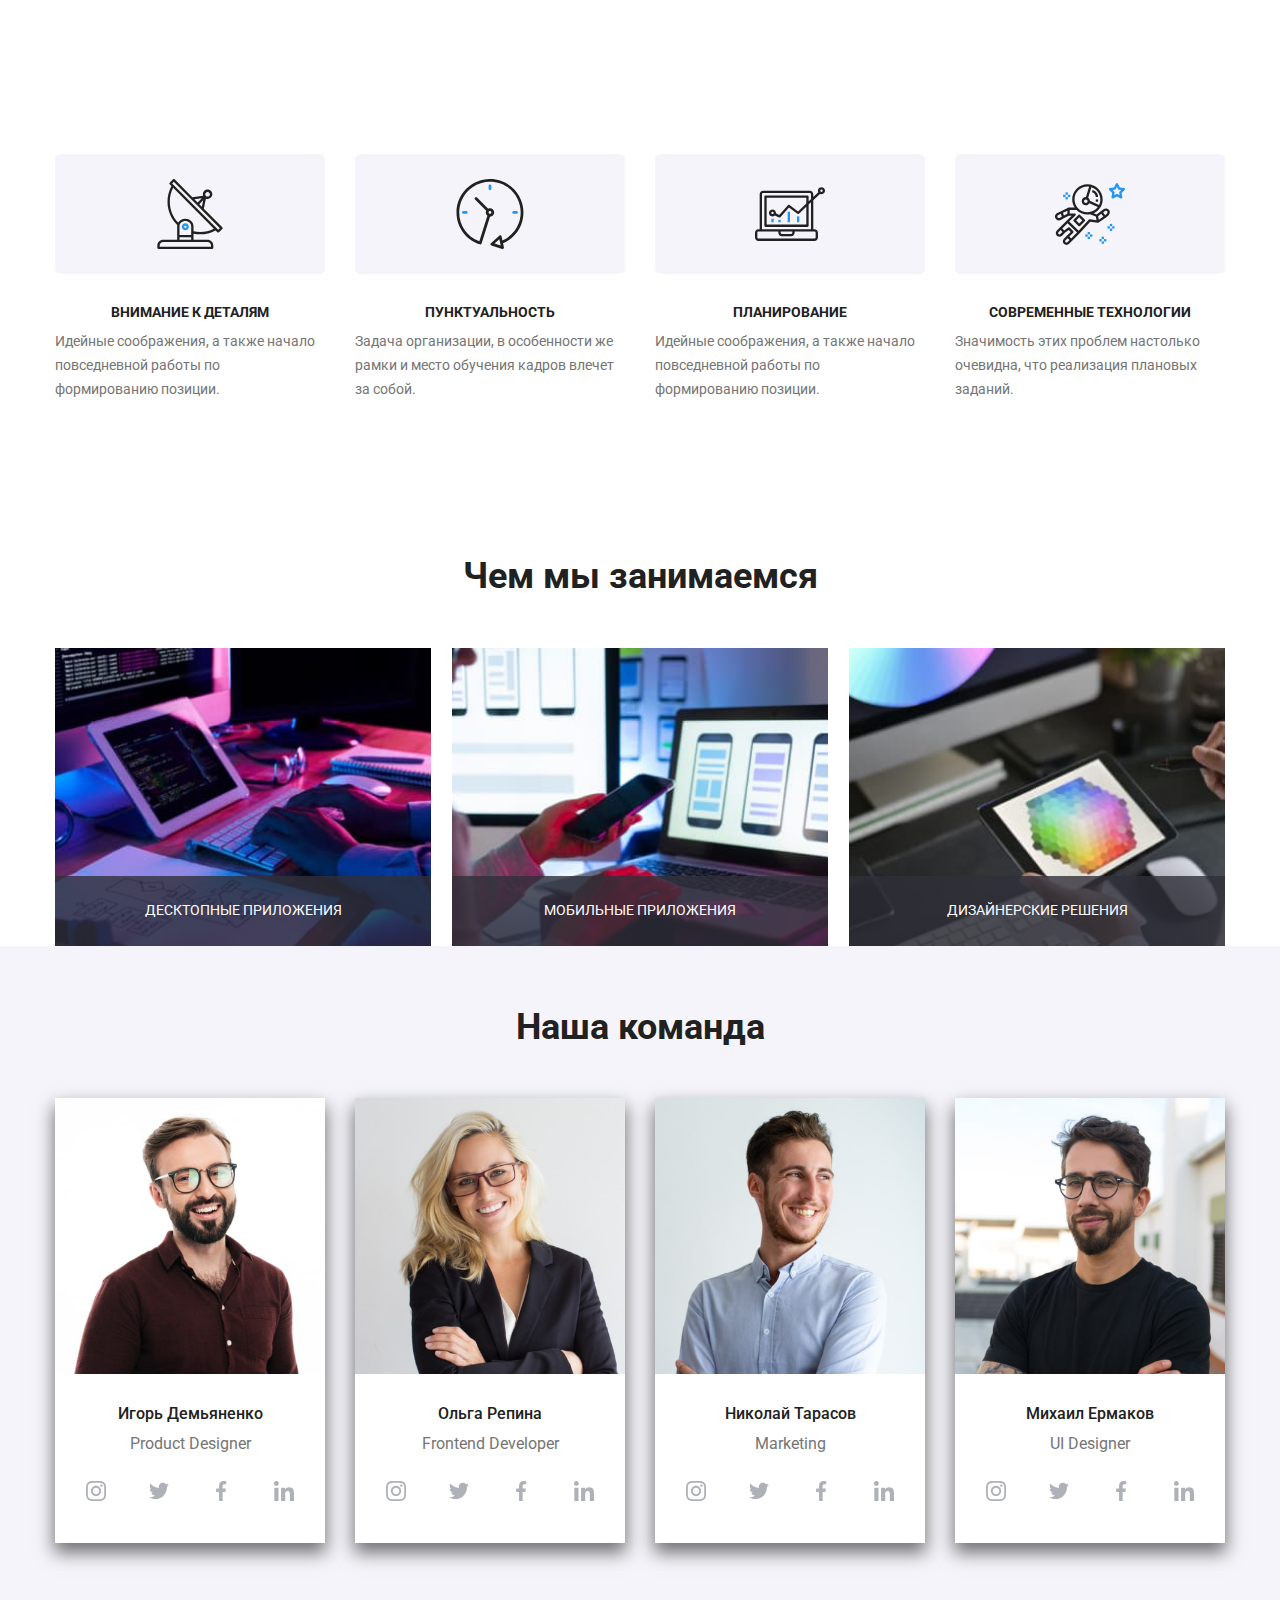
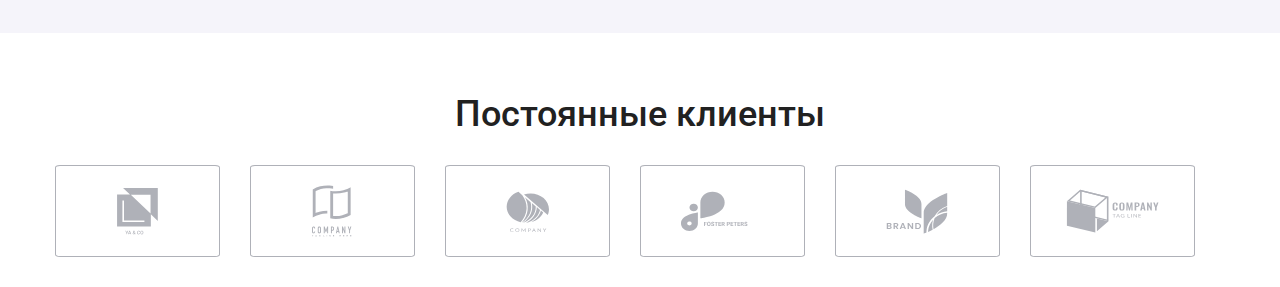
<file: index.html>
<!DOCTYPE html>
<html lang="ru">
<head>
    <meta charset="UTF-8">
    <meta http-equiv="X-UA-Compatible" content="IE=edge">
    <meta name="viewport" content="width=device-width, initial-scale=1.0">
    <title>Document</title>
    <link rel="stylesheet" href="https://cdnjs.cloudflare.com/ajax/libs/modern-normalize/1.0.0/modern-normalize.min.css">
    <link rel="preconnect" href="https://fonts.gstatic.com">
    <link
        href="https://fonts.googleapis.com/css2?family=Raleway:wght@700&family=Roboto:ital,wght@0,500;0,700;0,900;1,400&display=swap"
        rel="stylesheet">
    <!-- <link rel="stylesheet" href="./css/style.css"> -->
    <link rel="stylesheet" href="./css/main.min.css">
</head>
    <body>
        <!-- <header class="header  head-page">
            <div class="container">
                <div class="nav-list">
                    <nav class="nav">
                        <a href="./index.html" class="nav__logo"><span class="nav__web">Web</span>Studio</a>
                        <ul class="site-nav list">
                            <li class="site-nav__item"><a href="./index.html" class="site-nav__nav-link  active">Студия</a></li>
                            <li class="site-nav__item"><a href="./portfolio.html" class="site-nav__nav-link ">Портфолио</a></li>
                            <li class="site-nav__item"><a href="#" class="site-nav__nav-link">Контакты</a></li>
                        </ul>
                    </nav>
                    <ul class="contacts list">   
                        <li class="contacts__item"> 
                            <a href="mailto:test@test.tu" class="contacts__link"><svg class="mail-icon" width="16px" height="12px">
                                <use href="./images/icons.svg#icon-envelope"></use>
                            </svg>test@test.ru</a>
                        </li>
                        <li class="contacts__item">
                            <a href="tel:+380500000000" class="contacts__link"><svg class="tel-icon" width="10px" height="16px">
                                <use href="./images/icons.svg#icon-smartphone"></use>
                            </svg>+380500000000</a>
                        </li>
                    </ul> 
                </div>
            </div>
        </header> -->
        <main>
            <!--Герой-->
            <!-- <section class="hero">    
                    <h1  class="hero__title">эффективные решения <br>для вашего бизнеса</h1>
                    <button type="button" class="hero-button" data-modal-open>заказать услугу</button>
             </section>      -->
           <!-- Приемущества-->
                <section class="section feature">
                    <div class="container">
                        <h2 hidden>Наши приемущества</h2>
                            <ul class="feature-list list">
                                <li class="feature-list__item">
                                    <div class="feature-link">
                                        <svg class="featureing" width="70px" height="70px">
                                            <use href="./images/icons.svg#icon-antenna"></use>
                                        </svg>
                                    </div>
                                    <h3 class="feature-list__title">ВНИМАНИЕ К ДЕТАЛЯМ</h3>
                                    <p class="feature-list__text">Идейные соображения, а также начало повседневной работы по формированию позиции.</p>
                                </li>

                                <li class="feature-list__item">
                                    <div class="feature-link">
                                        <svg width="70px" height="70px">
                                            <use href="./images/icons.svg#icon-clock"></use>
                                        </svg>
                                    </div>
                                    
                                    <h3 class="feature-list__title">ПУНКТУАЛЬНОСТЬ</h3>
                                    <p class="feature-list__text">Задача организации, в особенности же рамки и место обучения кадров влечет за собой.</p>
                                </li>
                                <li class="feature-list__item">
                                    <div class="feature-link">
                                        <svg class="featureing" width="70px" height="70px">
                                            <use href="./images/icons.svg#icon-diagram"></use>
                                        </svg>
                                    </div>
                                    <h3 class="feature-list__title">ПЛАНИРОВАНИЕ</h3>
                                    <p class="feature-list__text">Идейные соображения, а также начало повседневной работы по формированию позиции.</p>
                                </li>
                                <li class="feature-list__item">
                                    <div class="feature-link">
                                        <svg class="featureing" width="70px" height="70px">
                                            <use href="./images/icons.svg#icon-astronaut"></use>
                                        </svg>
                                    </div>
                                    <h3 class="feature-list__title">СОВРЕМЕННЫЕ ТЕХНОЛОГИИ</h3>
                                    <p class="feature-list__text">Значимость этих проблем настолько очевидна, что реализация плановых заданий.</p>
                                </li>
                            </ul>
                    </div>
                </section>
            <!--Чем мы занимаемся-->           
                <section class="section direction">
                    <div class="container">
                        <h2 class="section-title">Чем мы занимаемся</h2>
                        <ul class="list  direction-list">
                            <li class="direction-list__item">
                                <img src="./images/imgone.jpg"  alt="imageone" width="376">
                                <p class="direction-list__text">ДЕСКТОПНЫЕ ПРИЛОЖЕНИЯ</p>
                            </li>
                            <li class="direction-list__item">
                                <img src="./images/imagetwo.jpg" alt="imagetwo" width="376">
                                <p class="direction-list__text">МОБИЛЬНЫЕ ПРИЛОЖЕНИЯ</p>
                            </li>
                            <li class="direction-list__item">
                                <img src="./images/imagethree.jpg" alt="imagethree" width="376">
                                <p class="direction-list__text">ДИЗАЙНЕРСКИЕ РЕШЕНИЯ</p>
                            </li>
                        </ul>
                    </div>
                </section>
            <!--Наша команда-->
                <section class="section  comand">
                    <div class="container">
                        <h2 class="section-title">Наша команда</h2>
                        <ul class="comand-list  list">
                            <li class="comand-list__item">
                                <picture>
                                    <img srcset="./images/product-designer1x.jpg  1x,  ./images/product-designer2x.jpg 2x"  src="./images/product-designer1x.jpg" alt="product-designer">
                                </picture>
                                <div class="comanda">
                                    <h3 class="comand-list__title">Игорь Демьяненко</h3>
                                    <p class="comand-list__text">Product Designer</p>
                                    <ul class="social-list list">
                                        <li>
                                            <a href="https://www.instagram.com/?hl=ru" class="social-link">
                                                <svg class="social-icon" width="20px" height="20px">
                                                    <use href="./images/icons.svg#icon-insta"></use>
                                                </svg>
                                            </a>
                                        </li>
                                        <li>
                                            <a href="#" class="social-link">
                                                <svg class="social-icon" width="20px" height="20px">
                                                    <use href="./images/icons.svg#icon-twitter"></use>
                                                </svg>
                                            </a>
                                        </li>
                                        <li>
                                            <a href="https://www.facebook.com/" class="social-link">
                                                <svg class="social-icon" width="20px" height="20px">
                                                    <use href="./images/icons.svg#icon-facebook"></use>
                                                </svg>
                                            </a>
                                        </li>
                                        <li>
                                            <a href="#" class="social-link">
                                                <svg class="social-icon" width="20px" height="20px">
                                                    <use href="./images/icons.svg#icon-In"></use>
                                                </svg>
                                            </a>
                                        </li>
                                </ul>
                                </div>
                            </li>
                            <li class="comand-list__item">
                                <picture>
                                    <img srcset="./images/frontend-developer1x.jpg  1x, ./images/frontend-developer2x.jpg 2x" src="images/frontend-developer1x.jpg" alt="frontend-developer">
                                </picture>
                                <div class="comanda">
                                    <h3 class="comand-list__title">Ольга Репина</h3>
                                    <p class="comand-list__text">Frontend Developer</p>
                                
                                    <ul class="social-list list">
                                        <li>
                                            <a href="https://www.instagram.com/?hl=ru" class="social-link">
                                                <svg class="social-icon" width="20px" height="20px">
                                                    <use href="./images/icons.svg#icon-insta"></use>
                                                </svg>
                                            </a>
                                        </li>
                                        <li>
                                            <a href="#" class="social-link">
                                                <svg class="social-icon" width="20px" height="20px">
                                                    <use href="./images/icons.svg#icon-twitter"></use>
                                                </svg>
                                            </a>
                                        </li>
                                        <li>
                                            <a href="https://www.facebook.com/" class="social-link">
                                                <svg class="social-icon" width="20px" height="20px">
                                                    <use href="./images/icons.svg#icon-facebook"></use>
                                                </svg>
                                            </a>
                                        </li>
                                        <li>
                                            <a href="#" class="social-link">
                                                <svg class="social-icon" width="20px" height="20px">
                                                    <use href="./images/icons.svg#icon-In"></use>
                                                </svg>
                                            </a>
                                        </li>
                                    </ul>
                                </div>
                            </li>
                            <li class="comand-list__item">
                                <picture>
                                    <img srcset="./images/marketing1x.jpg  1x, ./images/marketing2x.jpg  2x" src="./images/marketing1x.jpg" alt="marketing">
                                </picture>
                                <div class="comanda">
                                    <h3 class="comand-list__title">Николай Тарасов</h3>
                                    <p class="comand-list__text">Marketing</p>
                                    <ul class="social-list list">
                                        <li>
                                            <a href="https://www.instagram.com/?hl=ru" class="social-link">
                                                <svg class="social-icon" width="20px" height="20px">
                                                    <use href="./images/icons.svg#icon-insta"></use>
                                                </svg>
                                            </a>
                                        </li>
                                        <li>
                                            <a href="#" class="social-link">
                                                <svg class="social-icon" width="20px" height="20px">
                                                    <use href="./images/icons.svg#icon-twitter"></use>
                                                </svg>
                                            </a>
                                        </li>
                                        <li>
                                            <a href="https://www.facebook.com/" class="social-link">
                                                <svg class="social-icon" width="20px" height="20px">
                                                    <use href="./images/icons.svg#icon-facebook"></use>
                                                </svg>
                                            </a>
                                        </li>
                                        <li>
                                            <a href="#" class="social-link">
                                                <svg class="social-icon" width="20px" height="20px">
                                                    <use href="./images/icons.svg#icon-In"></use>
                                                </svg>
                                            </a>
                                        </li>
                                    </ul>
                                </div>
                            </li>
                            <li class="comand-list__item">
                                <picture>
                                    <img srcset="./images/designer1x.jpg 1x,  ./images/designer2x.jpg  2x"  src= "images/designer1x.jpg" alt="designer">
                                </picture>
                                <div class="comanda">
                                    <h3 class="comand-list__title">Михаил Ермаков</h3>
                                    <p class="comand-list__text">UI Designer</p>
                                    <ul class="social-list list">
                                        <li>
                                            <a href="#" class="social-link">
                                                <svg class="social-icon" width="20px" height="20px">
                                                    <use href="./images/icons.svg#icon-insta"></use>
                                                </svg>
                                            </a>
                                        </li>
                                        <li>
                                            <a href="#" class="social-link">
                                                <svg class="social-icon" width="20px" height="20px">
                                                    <use href="./images/icons.svg#icon-twitter"></use>
                                                </svg>
                                            </a>
                                        </li>
                                        <li>
                                            <a href="https://www.facebook.com/" class="social-link">
                                                <svg class="social-icon" width="20px" height="20px">
                                                    <use href="./images/icons.svg#icon-facebook"></use>
                                                </svg>
                                            </a>
                                        </li>
                                        <li>
                                            <a href="#" class="social-link">
                                                <svg class="social-icon" width="20px" height="20px">
                                                    <use href="./images/icons.svg#icon-In"></use>
                                                </svg>
                                            </a>
                                        </li>
                                    </ul>
                                </div>
                            </li>
                        </ul>
                    </div>
                </section>
            <!-- Постоянные клиенты -->
                <section class="section client">
                    <div class="container">
                        <h2 class="section__title">Постоянные клиенты</h2>
                        <ul class="client__list list"> 
                            <li class="client__item">
                                <a href="#" class="client__link">
                                    <svg class="client__icon" width="41px" height="46.7px">
                                        <use href="./images/icons.svg#icon-group1"></use>
                                    </svg>
                                </a>
                            </li> 
                            <li class="client__item">
                                <a href="#" class="client__link">
                                    <svg class="client__icon" width="40px" height="52px">
                                        <use href="./images/icons.svg#icon-group2"></use>
                                    </svg>
                                </a>
                            </li>
                            <li class="client__item">
                                <a href="#" class="client__link">
                                    <svg class="client__icon" width="43.46px" height="41.18px">
                                        <use href="./images/icons.svg#icon-group3"></use>
                                    </svg>
                                </a>
                            </li>
                            <li class="client__item">
                                <a href="#" class="client__link">
                                    <svg class="client__icon" width="84.44px" height="40.62px">
                                        <use href="./images/icons.svg#icon-group4"></use>
                                    </svg>
                                </a>
                            </li>
                            <li class="client__item">
                                <a href="#" class="client__link">
                                    <svg class="client__icon" width="62.54px" height="45.43px">
                                        <use href="./images/icons.svg#icon-group5"></use>
                                    </svg>
                                </a>
                            </li>
                            <li class="client__item">
                                <a href="#" class="client__link">
                                    <svg class="client__icon" width="93.79px" height="43.93px">
                                        <use href="./images/icons.svg#icon-group6"></use>
                                    </svg>
                                </a>
                            </li>
                        </ul>
                    </div>
                </section>
        </main>
        <!-- <footer class="footer">
            <div class="container foot">              
                <div class="address">
                    <a href="./index.html" class="logoFooter"><span class="nav__web">Web</span>Studio</a>                   
                        <ul class="contactsFoot list">
                            <li><address >г. Киев, пр-т Леси Украинки, 26</address></li>
                            <li><a href="mailto:test@test.tu" class="contacts__link">test@test.ru</a></li>
                            <li><a href="tel:+380500000000" class="contacts__link">+380500000000</a></li>
                        </ul>
                </div>    
                <div class="footer-social">
                    <h3 class="text">ПРИСОЕДИНЯЙСЯ</h3>
                    <ul class="footer-social-list list">
                        <li class="item">
                            <a href="#" class="footsocial-link">
                                <svg class="social-icon" width="20px" height="20px">
                                    <use href="./images/icons.svg#icon-insta"></use>
                                </svg>
                            </a>
                        </li>
                        <li class="item">
                            <a href="#" class="footsocial-link">
                                <svg class="social-icon" width="20px" height="20px">
                                    <use href="./images/icons.svg#icon-twitter"></use>
                                </svg>
                            </a>
                        </li>
                        <li class="item">
                            <a href="https://www.facebook.com/" class="footsocial-link">
                                <svg class="social-icon" width="20px" height="20px">
                                    <use href="./images/icons.svg#icon-facebook"></use>
                                </svg>
                            </a>
                        </li>    
                        <li class="item">
                            <a href="#" class="footsocial-link">
                                <svg class="social-icon" width="20px" height="20px">
                                    <use href="./images/icons.svg#icon-In"></use>
                                </svg>
                            </a>
                        </li>
                    </ul>
                </div>
                <div class="join">
                    <h3>ПОДПИШИТЕСЬ НА РАССЫЛКУ</h3>
                    <div class="join-list">
                        <input type="email" name="mail" class="email" placeholder="*@mydomen.*">
                        <button type="submit" class="join-button"><span class="sign">Подписаться</span>
                        <svg class="telegram" width="24px" height="24px">
                            <use href="./images/icons.svg#icon-telegram"></use>
                        </svg>
                        </button>
                    </div>
                </div>
            </div>
        </footer>
        <div class="backdrop is-hidden" data-modal>
            <div class="modal">
                <button class="modal__btnClose" data-modal-close>
                    <svg class="modal__iconClose" width="11px" height="11px">
                        <use href="./images/icons.svg#icon-Vector"></use>
                    </svg>
                </button>
                <form class="form">
                    <h2 class="modal__title">Оставьте свои данные, мы вам перезвоним</h2>                
                    <label class="form-field">
                        <span>Имя</span>
                        <input type="text" class="form-field__form-input" name="text" placeholder="Вася Пупкин" >
                        <svg class="form-icon" width="18px" height="18px">
                            <use href="./images/icons.svg#icon-Name"></use>
                        </svg>
                    </label>                   
                    <label class="form-field">
                        <span>Телефон</span>
                        <input type="tel" class="form-field__form-input" name="tel" placeholder="+380(xx)-xxx-xx-xx">
                        <svg class="form-icon" width="18px" height="18px">
                            <use href="./images/icons.svg#icon-Phone"></use>
                        </svg>
                    </label>                                       
                    <label class="form-field">
                        <span>Почта</span>
                        <input type="email" class="form-field__form-input" name="mail" placeholder="*@mydomen.*">
                        <svg class="form-icon" width="18px" height="18px">
                            <use href="./images/icons.svg#icon-mail"></use>
                        </svg>
                    </label>                        
                    <label class="form-field">
                        <span>Комментарий</span>
                        <textarea name="comment" class="form-field__textarea" placeholder="Введите текст"></textarea>
                    </label>               
                        <label class="form-check">
                          <input type="checkbox" name="checkbox" value="checkbox" class="checkbox">
                          <span class="icon"></span>
                            <span class="agreement">Соглашаюсь с рассылкой и принимаю
                                <a href="" class="conditions"><span >Условия договора</span></a>
                            </span>
                        </label>            
                    <button type="submit" class="form-button">Отправить</button>  
                </form>
            </div>
        </div>
        <script src="./js/modal.js"></script> -->
    </body>
</html>
</file>
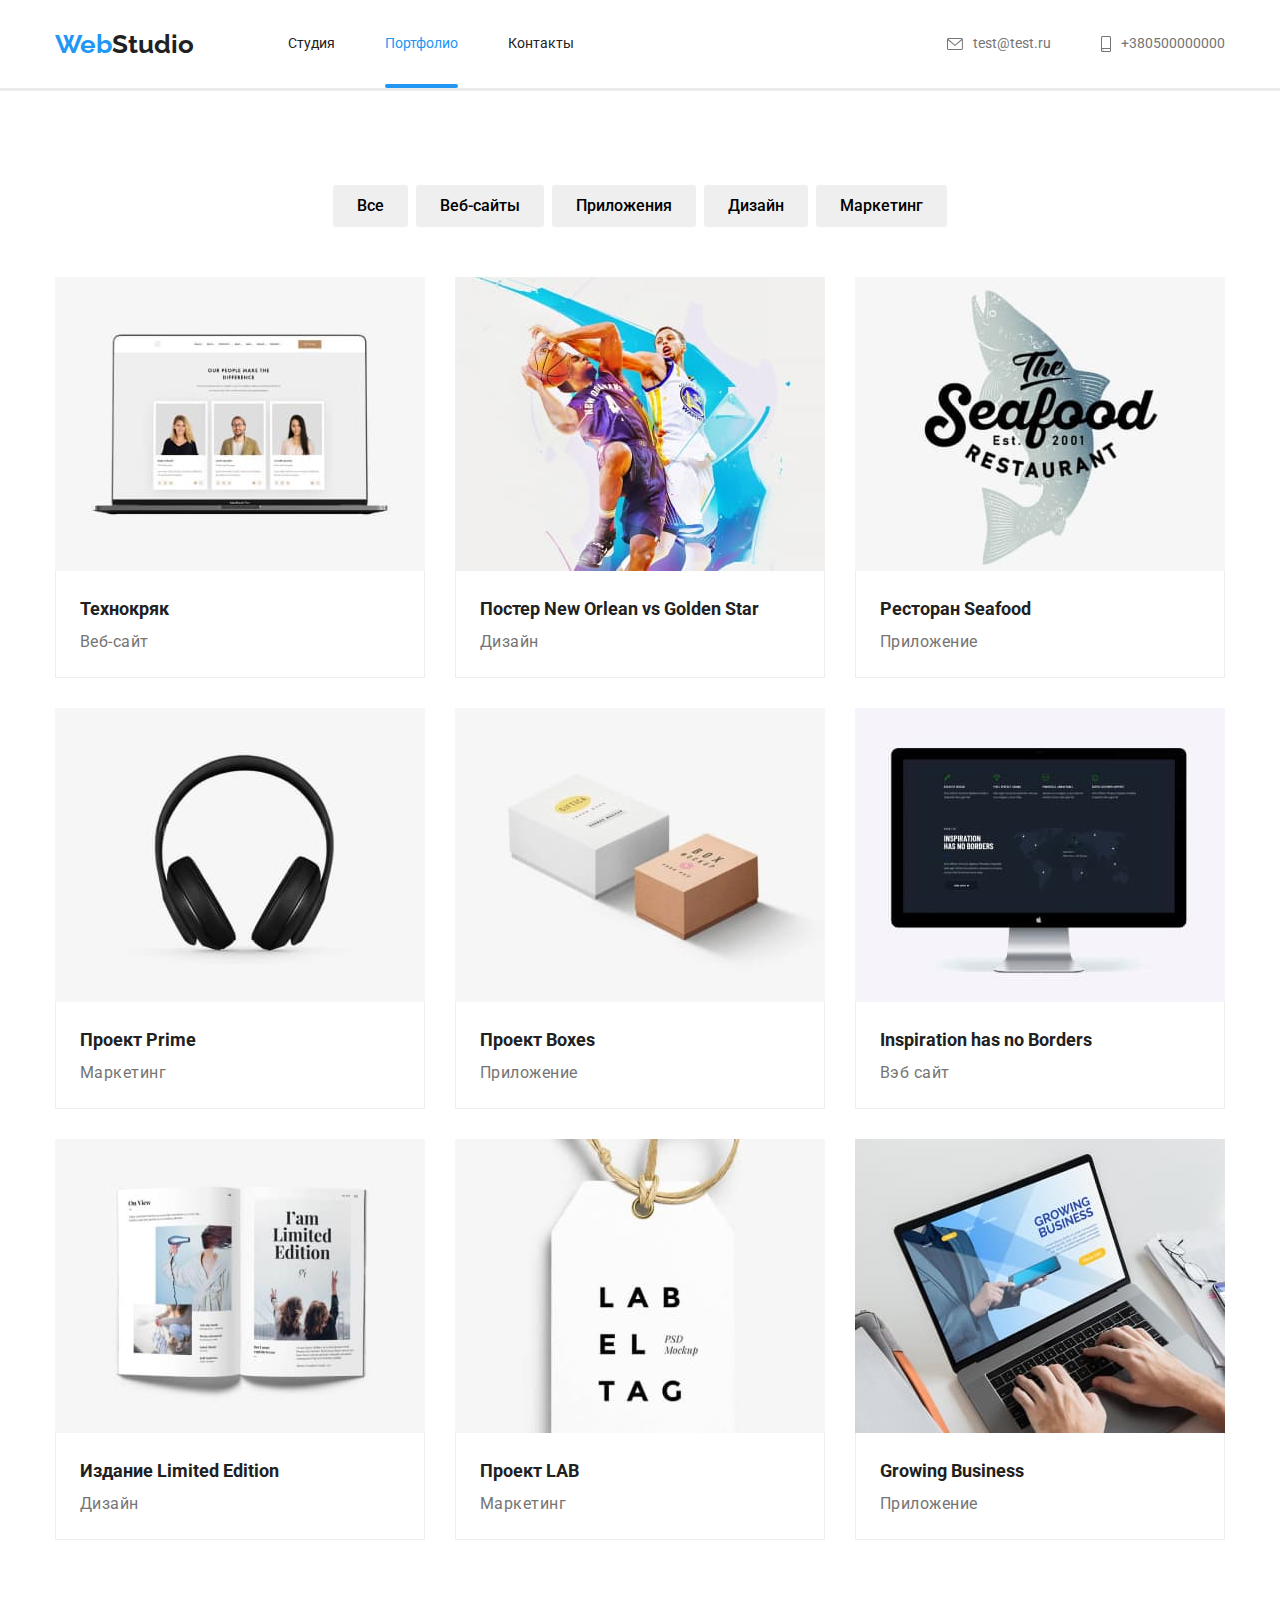
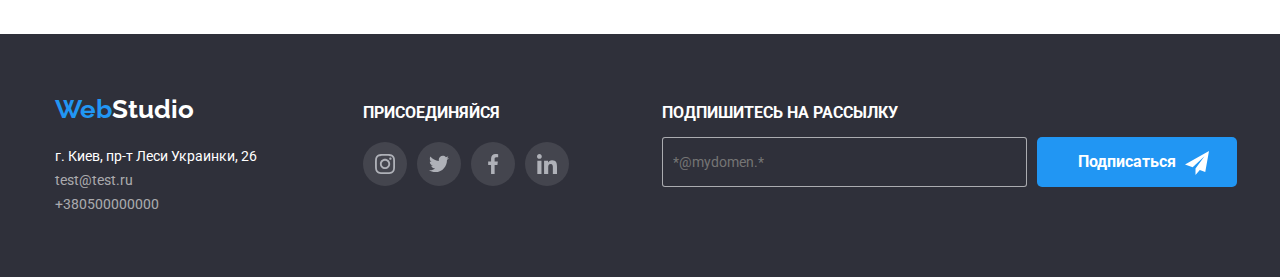
<file: portfolio.html>
<!DOCTYPE html>
<html lang="ru">
<head>
    <meta charset="UTF-8">
    <meta http-equiv="X-UA-Compatible" content="IE=edge">
    <meta name="viewport" content="width=device-width, initial-scale=1.0">
    <title>Document</title>
    <link rel="stylesheet" href="https://cdnjs.cloudflare.com/ajax/libs/modern-normalize/1.0.0/modern-normalize.min.css">
    <link rel="preconnect" href="https://fonts.gstatic.com">
    <link
        href="https://fonts.googleapis.com/css2?family=Raleway:wght@700&family=Roboto:ital,wght@0,500;0,700;0,900;1,400&display=swap"
        rel="stylesheet">    
    <!-- <link rel="stylesheet" href="./css/style.css"> -->
    <link rel="stylesheet" href="./css/main.min.css">
</head>
    <body>
        <header class="header head-page">  
            <div class="container">
                <div class="nav-list">
                    <nav class="nav">
                        <a href="./index.html" class="nav__logo"><span class="nav__web">Web</span>Studio</a></li>
                        <ul class="site-nav list">
                            <li class="site-nav__item"><a href="./index.html" class="site-nav__nav-link">Студия</a></li>
                            <li class="site-nav__item"><a href="./portfolio.html" class="site-nav__nav-link  active">Портфолио</a></li>
                            <li class="site-nav__item"><a href="#" class="site-nav__nav-link">Контакты</a></li>
                        </ul>
                    </nav>
                    <ul class="contacts list">
                        <li class="contacts__item">
                            <a href="mailto:test@test.tu" class="contacts__link"><svg class="mail-icon" width="16px" height="12px">
                                    <use href="./images/icons.svg#icon-envelope"></use>
                                </svg>test@test.ru</a>
                        </li>
                        <li class="contacts__item">
                            <a href="tel:+380500000000" class="contacts__link"><svg class="tel-icon" width="10px" height="16px">
                                    <use href="./images/icons.svg#icon-smartphone"></use>
                                </svg>+380500000000</a>
                        </li>
                    </ul>
                </div>
            </div>
        </header>
        <main>
                <section class="section  portfolio">
                    <div class="container">
                        <ul class="list filters">
                            <li class="filters__item"><button type="button" class="filters__btn">Все</button></li>
                            <li class="filters__item"><button type="button" class="filters__btn">Веб-сайты</button></li>
                            <li class="filters__item"><button type="button" class="filters__btn">Приложения</button></li>
                            <li class="filters__item"><button type="button" class="filters__btn">Дизайн</button></li>
                            <li class="filters__item"><button type="button" class="filters__btn">Маркетинг</button></li>
                        </ul>                        
                        <ul class="project list">                   
                            <li class="project__item">                         
                                <a href="" class="project__Link">
                                    <div class="project__thumb">
                                        <img src="./images/techno.jpg" alt="imageone" width="370">                                            
                                        <p class="project__text-over">Технокряк это современная площадка распространения
                                            коронавируса. Компании используют эту платформу для
                                            цифрового шпионажа и атак на защищённые сервера
                                            конкурентов.</p>
                                    </div>
                                    <div class="project__box">
                                        <h3 class="project__title">Технокряк</h3>
                                        <p class="project__text">Веб-сайт</p>
                                    </div>
                                </a>
                            
                            </li>
                            <li class="project__item">
                                <a href="" class="project__Link">
                                    <div class="project__thumb">    
                                        <img src="./images/goldenstar.jpg" alt="imageone" width="370">
                                        <p class="project__text-over">Текст по теме.Текст по теме.Текст по теме.Текст по теме.Текст по теме.Текст по теме.Текст по теме.</p>
                                    </div>
                                    <div class="project__box">
                                        <h3 class="project__title">Постер New Orlean vs Golden Star</h3>
                                        <p class="project__text">Дизайн</P>
                                    </div>
                                </a>
                            </li>
                            <li class="project__item"> 
                                <a href class="project__Link">
                                    <div class="project__thumb">
                                        <img src="./images/seafood.jpg" alt="imageone" width="370">                              
                                        <p class="project__text-over">Текст по теме.Текст по теме.Текст по теме.Текст по теме.Текст по теме.Текст по теме.Текст по теме.</p>
                                    </div>
                                    <div class="project__box">
                                        <h3 class="project__title">Ресторан Seafood</h3>
                                        <p class="project__text">Приложение</P>
                                    </div>
                                </a>
                            </li>
                            <li class="project__item">
                                <a href class="project__Link">
                                    <div class="project__thumb">
                                        <img src="./images/prime.jpg" alt="imageone" width="370">                                       
                                        <p class="project__text-over">Текст по теме.Текст по теме.Текст по теме.Текст по теме.Текст по теме.Текст по теме.Текст по теме.</p>
                                    </div>
                                    <div class="project__box">
                                        <h3 class="project__title">Проект Prime</h3>
                                        <p class="project__text">Маркетинг</P>
                                    </div>
                                </a>
                            </li>
                            <li class="project__item">
                                <a href class="project__Link">
                                    <div class="project__thumb">
                                        <img src="./images/boxes.jpg" alt="imageone" width="370">                                       
                                        <p class="project__text-over">Текст по теме.Текст по теме.Текст по теме.Текст по теме.Текст по теме.Текст по теме.Текст по теме.</p>
                                    </div>
                                    <div class="project__box">
                                        <h3 class="project__title">Проект Boxes</h3>
                                        <p class="project__text">Приложение</P>
                                    </div>
                                </a>
                            </li>
                            <li class="project__item">
                                <a href class="project__Link">
                                    <div class="project__thumb">
                                        <img src="./images/inspiration.jpg" alt="imageone" width="370">                                        
                                        <p class="project__text-over">Текст по теме.Текст по теме.Текст по теме.Текст по теме.Текст по теме.Текст по теме.Текст по теме.</p>
                                    </div>
                                    <div class="project__box">
                                        <h3 class="project__title">Inspiration has no Borders</h3>
                                        <p class="project__text">Вэб сайт</P>
                                    </div>
                                </a>
                            </li>
                            <li class="project__item">
                                <a href class="project__Link">
                                    <div class="project__thumb">
                                        <img src="./images/limited.jpg" alt="imageone" width="370">                                        
                                        <p class="project__text-over">Текст по теме.Текст по теме.Текст по теме.Текст по теме.Текст по теме.Текст по теме.Текст по теме.</p>
                                    </div>
                                    <div class="project__box">
                                        <h3 class="project__title">Издание Limited Edition</h3>
                                        <p class="project__text">Дизайн</P>
                                    </div>
                                </a>
                            </li>
                            <li class="project__item">
                                <a href="" class="project__Link">
                                    <div class="project__thumb">
                                        <img src="./images/lab.jpg" alt="imageone" width="370">
                                        <p class="project__text-over">Текст по теме.Текст по теме.Текст по теме.Текст по теме.Текст по теме.Текст по теме.Текст по теме.</p>
                                    </div>
                                    <div class="project__box">
                                        <h3 class="project__title">Проект LAB</h3>
                                        <p class="project__text">Маркетинг</P>
                                    </div>
                                </a>
                            </li>
                            <li class="project__item">
                                <a href=""class="project__Link">
                                    <div class="project__thumb">
                                        <img src="./images/business.jpg" alt="imageone" width="370">                       
                                        <p class="project__text-over">Текст по теме.Текст по теме.Текст по теме.Текст по теме.Текст по теме.Текст по теме.Текст по теме.</p>
                                    </div>
                                    <div class="project__box">
                                        <h3 class="project__title">Growing Business</h3>
                                        <p class="project__text">Приложение</P>
                                    </div>
                                </a>
                            </li>
                        </ul>
                    </div>
                </section>
        </main>
    <footer class="footer">
        <div class="container foot">
            <div class="address">
                <a href="./index.html" class="logoFooter"><span class="nav__web">Web</span>Studio</a>
                <ul class="contactsFoot list">
                    <li>
                        <address class="address">г. Киев, пр-т Леси Украинки, 26</address>
                    </li>
                    <li><a href="mailto:test@test.tu" class="contacts__link">test@test.ru</a></li>
                    <li><a href="tel:+380500000000" class="contacts__link">+380500000000</a></li>
                </ul>
            </div>
            <div class="footer-social">
                <h3 class="text">ПРИСОЕДИНЯЙСЯ</h3>
                <ul class="footer-social-list list">
                    <li class="item">
                        <a href="#" class="footsocial-link">
                            <svg class="social-icon" width="20px" height="20px">
                                <use href="./images/icons.svg#icon-insta"></use>
                            </svg>
                        </a>
                    </li>
                    <li class="item">
                        <a href="#" class="footsocial-link">
                            <svg class="social-icon" width="20px" height="20px">
                                <use href="./images/icons.svg#icon-twitter"></use>
                            </svg>
                        </a>
                    </li>
                    <li class="item">
                        <a href="#" class="footsocial-link">
                            <svg class="social-icon" width="20px" height="20px">
                                <use href="./images/icons.svg#icon-facebook"></use>
                            </svg>
                        </a>
                    </li>
                    <li class="item">
                        <a href="#" class="footsocial-link">
                            <svg class="social-icon" width="20px" height="20px">
                                <use href="./images/icons.svg#icon-In"></use>
                            </svg>
                        </a>
                    </li>
                </ul>
            </div>
            <div class="join">
                <h3>ПОДПИШИТЕСЬ НА РАССЫЛКУ</h3>
                <div class="join-list">
                    <input type="email" name="mail" class="email" placeholder="*@mydomen.*">
                    <button type="submit" class="join-button"><span class="sign">Подписаться</span>
                        <svg class="telegram" width="24px" height="24px">
                            <use href="./images/icons.svg#icon-telegram"></use>
                        </svg>
                    </button>
                </div>
            </div>
        </div>
    </footer>
    </body>
</html>
</file>
<file: css/main.min.css>
:root{--primary-text-color: #757575;--secondary-text-color: #212121;--accent-text-color: #2196f3;--secondary-background-color: #2f303a;--white-text-color: #ffffff;--color-icon-clients: #afb1b8;--image-color-icon: #f5f4fa;--backdrop-color: rgba(0, 0, 0, 0.2)}body{font-family:roboto, sans-serif;background-color:#ffffff;color:var(--primary-text-color);font-size:14px;line-height:1.71}.container{margin-left:auto;margin-right:auto;padding:0 15px 0 15px;max-width:100%}@media screen and (min-width: 480px){.container{max-width:480px}}@media screen and (min-width: 768px){.container{max-width:768px}}@media screen and (min-width: 1200px){.container{max-width:1200px}}img{display:block;max-width:100%;height:auto}h1,h2,h3,h4,h5,h6,p,ul{margin:0px}.list{padding:0px;margin:0px;list-style:none}.header a{display:flex;align-items:center;color:inherit;text-decoration:none}.head-page{margin-left:auto;margin-right:auto;border-bottom:solid #ececec}.header .nav__logo,.header .site-nav__nav-link{color:var(--secondary-text-color);text-decoration:none;transition:color 250ms cubic-bezier(0.4, 0, 0.2, 1)}.nav{display:flex}.site-nav{display:flex;align-items:center}.nav-list{display:flex}.site-nav__nav-link{padding-bottom:32px;padding-top:32px;position:relative}.site-nav__nav-link:hover,.site-nav__nav-link:focus{color:var(--accent-text-color)}.site-nav__item:not(:last-child){margin-right:50px}.site-nav .active{color:var(--accent-text-color)}.site-nav .active::after{position:absolute;content:"";width:100%;height:4px;bottom:0;left:0;background-color:var(--accent-text-color);border-radius:2px}.site-nav .contacts{font-weight:500;line-height:1.3}.contacts{display:flex;align-items:center;margin-left:auto}.contacts__item:not(:last-child){margin-right:50px}.address{width:238px;font-style:normal;font-size:14px;line-height:1.7;color:var(--white-text-color)}.mail-icon,.tel-icon{fill:currentColor;margin-right:10px}.nav__logo{margin-right:94px;font-family:Raleway;font-weight:700;font-size:26px;line-height:1.19;color:black;transition:color 250ms cubic-bezier(0.4, 0, 0.2, 1)}.nav__logo:hover,.nav__logo:focus{color:var(--accent-text-color);cursor:pointer}.nav__web{color:var(--accent-text-color)}.hero{max-width:320px;padding-top:118px;padding-bottom:118px;margin-left:auto;margin-right:auto;background:var(--secondary-background-color);background-image:linear-gradient(to right, rgba(47,47,47,0.2), rgba(47,47,47,0.2)),url(../images/bg480.jpg);color:var(--white-text-color);text-align:center}@media screen{.hero{max-width:768px;padding-top:118px;padding-bottom:118px;margin-left:auto;margin-right:auto;background:var(--secondary-background-color);background-image:linear-gradient(to right, rgba(47,47,47,0.2), rgba(47,47,47,0.2)),url(../images/bg768.jpg);color:var(--white-text-color);text-align:center}}@media screen{.hero{max-width:1600px;padding-top:200px;padding-bottom:200px;margin-left:auto;margin-right:auto;background:var(--secondary-background-color);background-image:linear-gradient(to right, rgba(47,47,47,0.2), rgba(47,47,47,0.2)),url(../images/bg.jpg);color:var(--white-text-color);text-align:center}}.hero__title{margin-top:0;font-weight:900;font-size:44px;line-height:1.364;letter-spacing:normal;text-transform:uppercase}.hero-button{margin-top:30px;width:200px;height:50px;letter-spacing:inherit;font-family:inherit;font-weight:700;font-size:16px;line-height:1.87;background:var(--accent-text-color);color:var(--white-text-color);border-radius:5px;border:transparent;transition:color 250ms cubic-bezier(0.4, 0, 0.2, 1),background-color 250ms cubic-bezier(0.4, 0, 0.2, 1),cursor 250ms cubic-bezier(0.4, 0, 0.2, 1)}.hero-button:hover,.hero-button:focus{background:var(--secondary-background-color);color:var(--white-text-color);cursor:pointer}.backdrop{position:fixed;top:0;left:0;width:100%;height:100%;background-color:var(--backdrop-color);opacity:1;transition:opacity 250ms cubic-bezier(0.4, 0, 0.2, 1),visibility 250ms cubic-bezier(0.4, 0, 0.2, 1)}.backdrop.is-hidden{opacity:0;visibility:hidden;pointer-events:none}.modal{position:absolute;top:50%;left:50%;transform:translate(-50%, -50%);width:528px;background-color:#fff;padding:40px}.modal__title{text-align:center;margin-bottom:10px;margin-left:auto;margin-right:auto;color:var(--secondary-text-color)}.form-field__form-input{width:100%;margin-bottom:5px;padding:10px 10px 10px 40px;border:1px solid var(--color-icon-clients);border-radius:3px;outline:none}.form-field__form-input:focus{border:1px solid var(--accent-text-color);outline:none}.form-field__form-input:focus+.form-icon{fill:var(--accent-text-color)}.form-field{display:block;position:relative}.form-icon{position:absolute;left:0px;margin-left:12px;margin-top:10px;margin-bottom:10px}.form-field__textarea{resize:none;width:100%;height:140px;margin:0;padding:6px 10px;border:1px solid var(--color-icon-clients);border-radius:3px}.form-field__textarea:focus{border:1px solid var(--accent-text-color);outline:none}.form-button{display:block;margin-top:30px;margin-left:auto;margin-right:auto;width:200px;height:50px;letter-spacing:inherit;font-family:inherit;font-weight:700;font-size:16px;line-height:1.87;background:var(--accent-text-color);color:var(--white-text-color);border-radius:5px;border:transparent}.conditions{margin-left:10px;color:var(--accent-text-color);outline:none;text-decoration:none}.conditions:focus{text-decoration:underline}.checkbox{appearance:none}.checkbox:focus+.icon{border-color:var(--accent-text-color)}.form-check{display:flex;align-items:center;margin-left:12px;margin-top:18px}.icon{display:inline-block;width:15px;height:15px;border:2px solid black;border-radius:3px;cursor:pointer}.icon:focus-within{border:2px solid var(--accent-text-color)}.checkbox:checked+.icon{border-color:transparent;background-color:var(--accent-text-color);background-image:url("../images/check.svg");background-size:contain;background-origin:border-box}.agreement{margin-left:8px}.modal__btnClose{position:absolute;top:8px;right:8px;display:flex;justify-content:center;align-items:center;width:30px;height:30px;border-radius:50%;border:1px solid var(--color-icon-clients);background-color:var(--white-text-color);outline:none}.modal__btnClose:focus .modal__iconClose{fill:var(--accent-text-color);outline:none;cursor:pointer}.modal__iconClose{position:absolute;outline:none}.filters{display:flex;justify-content:center;margin-bottom:50px}.filters__item:not(:last-child){margin-right:8px;transition:box-shadow 250ms cubic-bezier(0.4, 0, 0.2, 1),color 250ms cubic-bezier(0.4, 0, 0.2, 1),background-color 250ms cubic-bezier(0.4, 0, 0.2, 1)}.filters__item:hover,.filters__item:focus{box-shadow:0px 9px 17px 1px rgba(0,0,0,0.54)}.filters__btn{padding:6px 22px;border-color:transparent;border-radius:3px;letter-spacing:inherit;font-family:inherit;font-weight:500;font-size:16px;line-height:1.62;cursor:pointer;transition:color 250ms cubic-bezier(0.4, 0, 0.2, 1),background-color 250ms cubic-bezier(0.4, 0, 0.2, 1),box-shadow 250ms cubic-bezier(0.4, 0, 0.2, 1)}.filters__btn:hover,.filters__btn:focus{background-color:var(--accent-text-color);color:#ffffff;box-shadow:0px 9px 17px 1px rgba(0,0,0,0.54)}.portfolio{padding-top:94px;padding-bottom:94px}.project{display:flex;flex-wrap:wrap;margin-top:-30px;margin-left:-30px}.project__Link{display:block;text-decoration:none;transition:box-shadow 250ms cubic-bezier(0.4, 0, 0.2, 1)}.project__thumb{position:relative;overflow:hidden}.project__text-over{position:absolute;top:0;bottom:0;padding:63px 24px;font-size:18px;line-height:1.56;color:var(--white-text-color);background-color:var(--accent-text-color);transform:translateY(100%);transition:250ms cubic-bezier(0.4, 0, 0.2, 1)}.project__item{flex-basis:calc(100% / 3 - 30px);margin-left:30px;margin-top:30px;transition:box-shadow 250ms cubic-bezier(0.4, 0, 0.2, 1)}.project__Link:hover .project__text-over,.project__Link:focus .project__text-over{box-shadow:0px 9px 17px 1px rgba(0,0,0,0.54);transform:translateY(0)}.project__Link:hover .project__box,.project__Link:focus .project__box{box-shadow:0px 9px 17px 1px rgba(0,0,0,0.54)}.project__title{color:var(--secondary-text-color);font-weight:700;font-size:18px;line-height:2}.project__text{color:#757575;font-size:16px;line-height:1.87;letter-spacing:0.03em}.project__box{padding-top:20px;padding-left:24px;padding-bottom:20px;padding-right:24px;border-right:1px solid #eeeeee;border-bottom:1px solid #eeeeee;border-left:1px solid #eeeeee}.feature{padding-top:60px;padding-bottom:60px}.feature-link{height:120px;display:flex;align-items:center;justify-content:center;background-color:var(--image-color-icon);border-radius:3%;margin-bottom:30px}.feature-list{margin-bottom:-30px}@media screen and (min-width: 768px){.feature-list{display:flex;flex-wrap:wrap;margin-left:-30px}}.feature-list__title{margin-bottom:10px;color:var(--secondary-text-color);font-weight:700;font-size:14px;line-height:1.15;text-align:center}.feature-list__text{font-size:14px;line-height:1.7}.feature-list__item{width:100%;margin-bottom:30px}@media screen and (min-width: 768px){.feature-list__item{flex-basis:calc((100% - 60px) / 2);margin-left:30px}}@media screen and (min-width: 1200px){.feature-list__item{flex-basis:calc((100% - 120px) / 4);padding-top:94px;padding-bottom:94px}}@media screen and (max-width: 1200px){.direction{display:none}}.section-title{text-align:center;margin-bottom:30px;color:var(--secondary-text-color);font-weight:700;font-size:28px;line-height:1.17}@media screen and (min-width: 768px){.section-title{margin-bottom:50px;font-size:36px}}.direction-list{display:flex;justify-content:space-between;padding-bottom:0px}.direction-list__item{position:relative}.direction-list__text{position:absolute;display:flex;justify-content:center;align-items:center;left:0px;bottom:0px;height:70px;width:100%;background-color:rgba(47,48,57,0.8);color:#ffffff}.comand{padding-top:60px;padding-bottom:60px;margin-bottom:0;margin-right:auto;align-items:center;background:#f5f4fa}.comand-list{justify-content:space-between;background:#f5f4fa}@media screen and (min-width: 768px){.comand-list{display:flex;flex-wrap:wrap;margin-left:-30px}}.comand-list__item{display:block;max-width:100%;height:auto;background:#ffffff;box-shadow:0px 9px 17px 1px rgba(0,0,0,0.54);width:100%;margin-bottom:30px}@media screen and (min-width: 768px){.comand-list__item{flex-basis:calc((100% - 60px) / 2);margin-left:30px}}@media screen and (min-width: 1200px){.comand-list__item{flex-basis:calc((100% - 120px) / 4)}}.comand-list__title{text-align:center;color:var(--secondary-text-color);font-weight:500;font-size:16px;line-height:1.19;padding-bottom:10px}.comand-list__text{font-size:16px;line-height:1.19;text-align:center;margin-bottom:16px}.comanda{padding-top:30px;padding-bottom:30px}.social-list{display:flex;justify-content:space-evenly}.social-link{display:flex;align-items:center;justify-content:center;width:44px;height:44px;color:var(--color-icon-clients);border-radius:50%;transition:color 250ms cubic-bezier(0.4, 0, 0.2, 1),background-color 250ms cubic-bezier(0.4, 0, 0.2, 1)}.social-link:hover,.social-link:focus{color:white;background-color:var(--accent-text-color)}.social-icon{fill:currentColor}.client{padding-top:60px;padding-bottom:30px}.client__list{display:flex;flex-wrap:wrap;width:100%;margin-right:auto;justify-content:space-between;margin-bottom:-30px}@media screen and (min-width: 480px){.client__list{margin-left:-30px}}.client__item{margin-bottom:30px;margin-left:30px}@media screen and (min-width: 480px){.client__item{flex-basis:calc(100% / 2 - 30px)}}@media screen and (min-width: 768px){.client__item{flex-basis:calc((100% - 90px) / 3)}}@media screen and (min-width: 1200px){.client__item{flex-basis:calc((100% - 180px) / 6)}}.client .section__title{text-align:center;color:var(--secondary-text-color);font-weight:700;font-size:28px;line-height:1.19;padding-bottom:30px}@media screen and (min-width: 1200px){.client .section__title{font-weight:500;font-size:36px}}.client__link{display:flex;justify-content:center;align-items:center;width:100%;height:92px;color:var(--color-icon-clients);border:1px solid #afb1b8;border-radius:3%;transition:border-color 250ms cubic-bezier(0.4, 0, 0.2, 1),color 250ms cubic-bezier(0.4, 0, 0.2, 1)}.client__link:hover,.client__link:focus{border-color:var(--accent-text-color);color:var(--accent-text-color)}.client__icon{fill:currentColor}.footer{padding-top:60px;padding-bottom:60px;background:var(--secondary-background-color);color:var(--white-text-color)}.footer a{text-decoration:none}.logoFooter{color:var(--white-text-color);margin-top:60px;margin-bottom:20px;font-family:Raleway;font-weight:700;font-size:26px;line-height:1.19}.contactsFoot{margin-top:20px}.contactsFoot .contacts__link,.contactsFoot .contacts__link{color:rgba(255,255,255,0.6)}.contacts__link{transition:color 250ms cubic-bezier(0.4, 0, 0.2, 1)}.contacts__link:hover,.contacts__link:focus{color:var(--accent-text-color)}.foot{display:flex;align-items:baseline}.footer-social{margin-left:70px}.footsocial-link{display:flex;padding-right:10px;width:44px;height:44px;padding:12px;color:var(--color-icon-clients);background:rgba(255,255,255,0.1);border-radius:50%;transition:color 250ms cubic-bezier(0.4, 0, 0.2, 1),background-color 250ms cubic-bezier(0.4, 0, 0.2, 1),border-radius 250ms cubic-bezier(0.4, 0, 0.2, 1)}.footsocial-link:hover,.footsocial-link:focus{color:white;background-color:var(--accent-text-color);border-radius:50%}.footer-social .text{font-weight:700;line-height:1.15;margin-bottom:20px;color:var(--white-text-color);text-transform:uppercase}.footer-social-list{display:flex;justify-content:flex-start}.footer-social-list .item:not(:last-child){margin-right:10px}.join{margin-left:93px}.join-list{position:relative;display:flex;justify-content:flex-start}.join-button{display:block;margin-top:10px;margin-left:10px;width:200px;height:50px;letter-spacing:inherit;font-family:inherit;font-weight:700;font-size:16px;line-height:1.87;background:var(--accent-text-color);color:var(--white-text-color);border-radius:5px;border:transparent}.email{width:365px;height:50px;margin-top:10px;padding-left:10px;border:1px solid rgba(255,255,255,0.6);border-radius:3px;background-color:var(--secondary-background-color)}.sign{margin-right:20px}.telegram{position:absolute;top:40%;right:0;margin-right:28px}
/*# sourceMappingURL=main.min.css.map */
</file>
